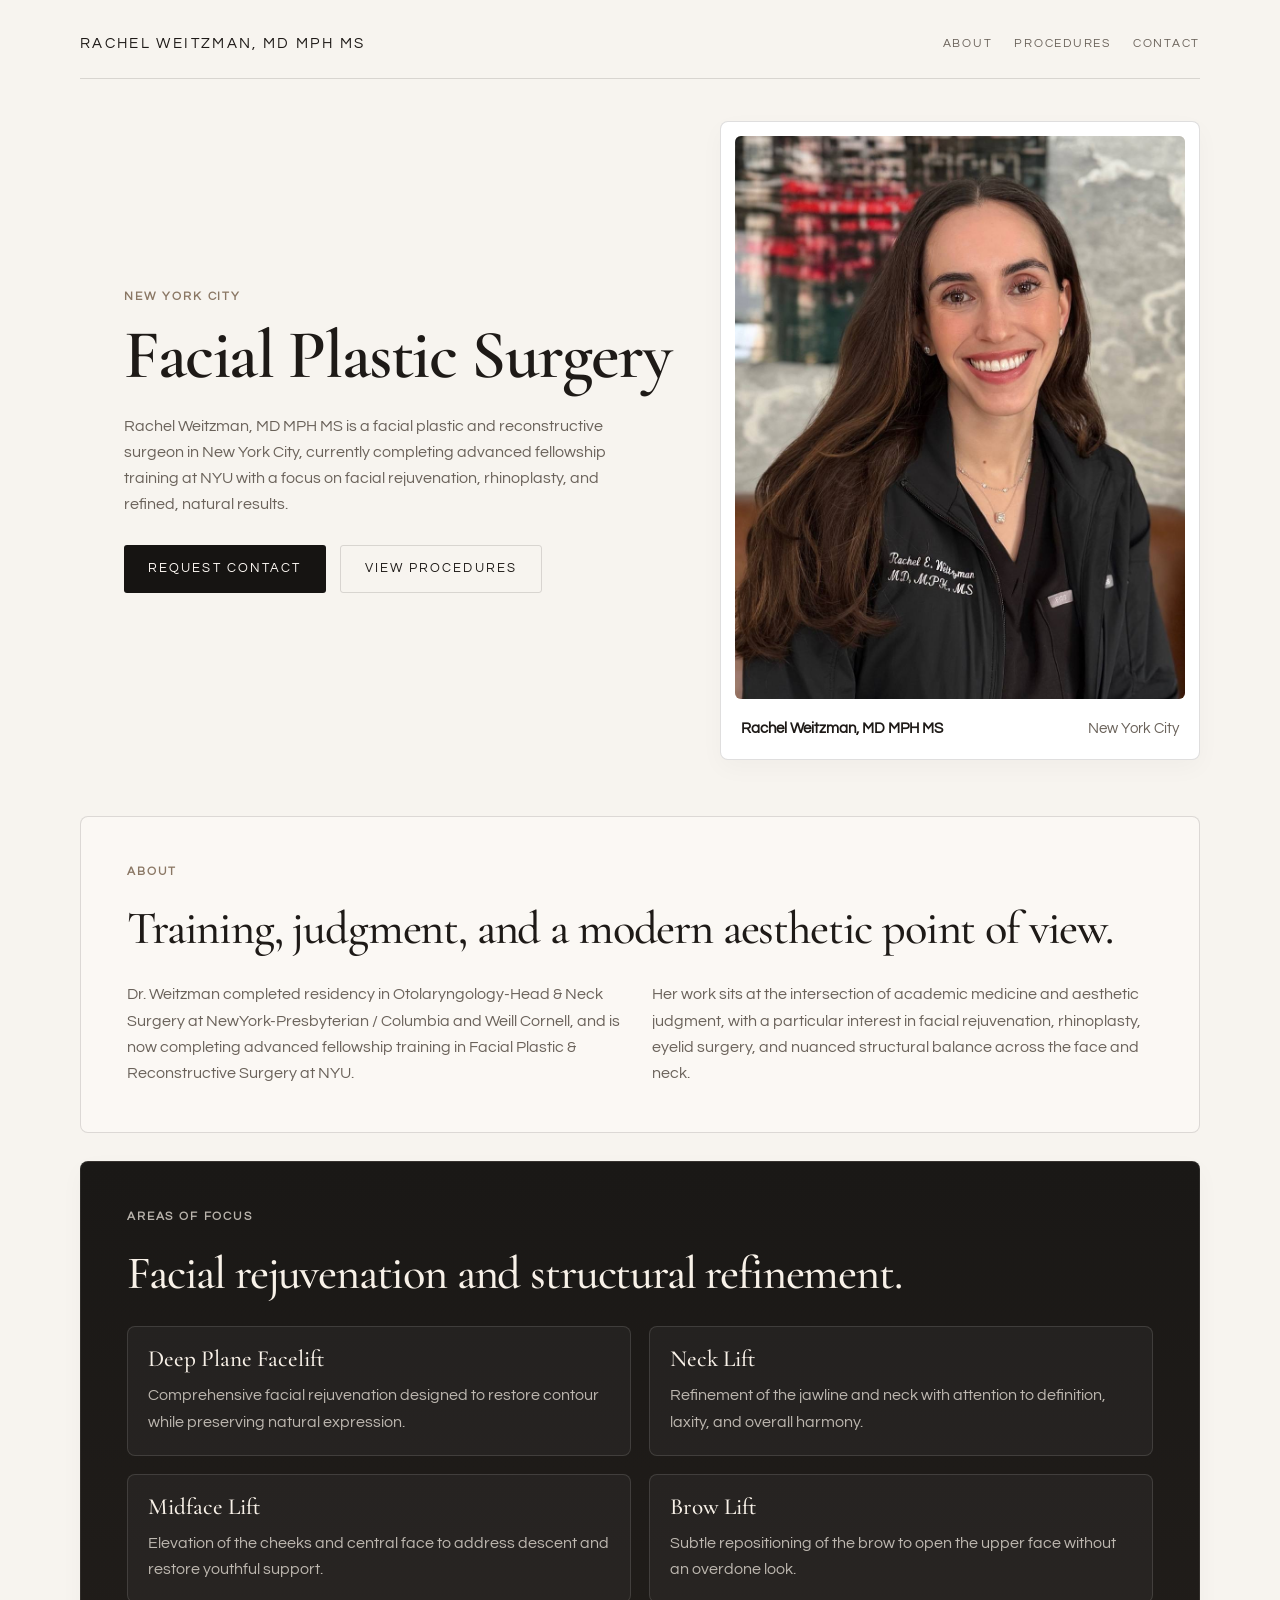
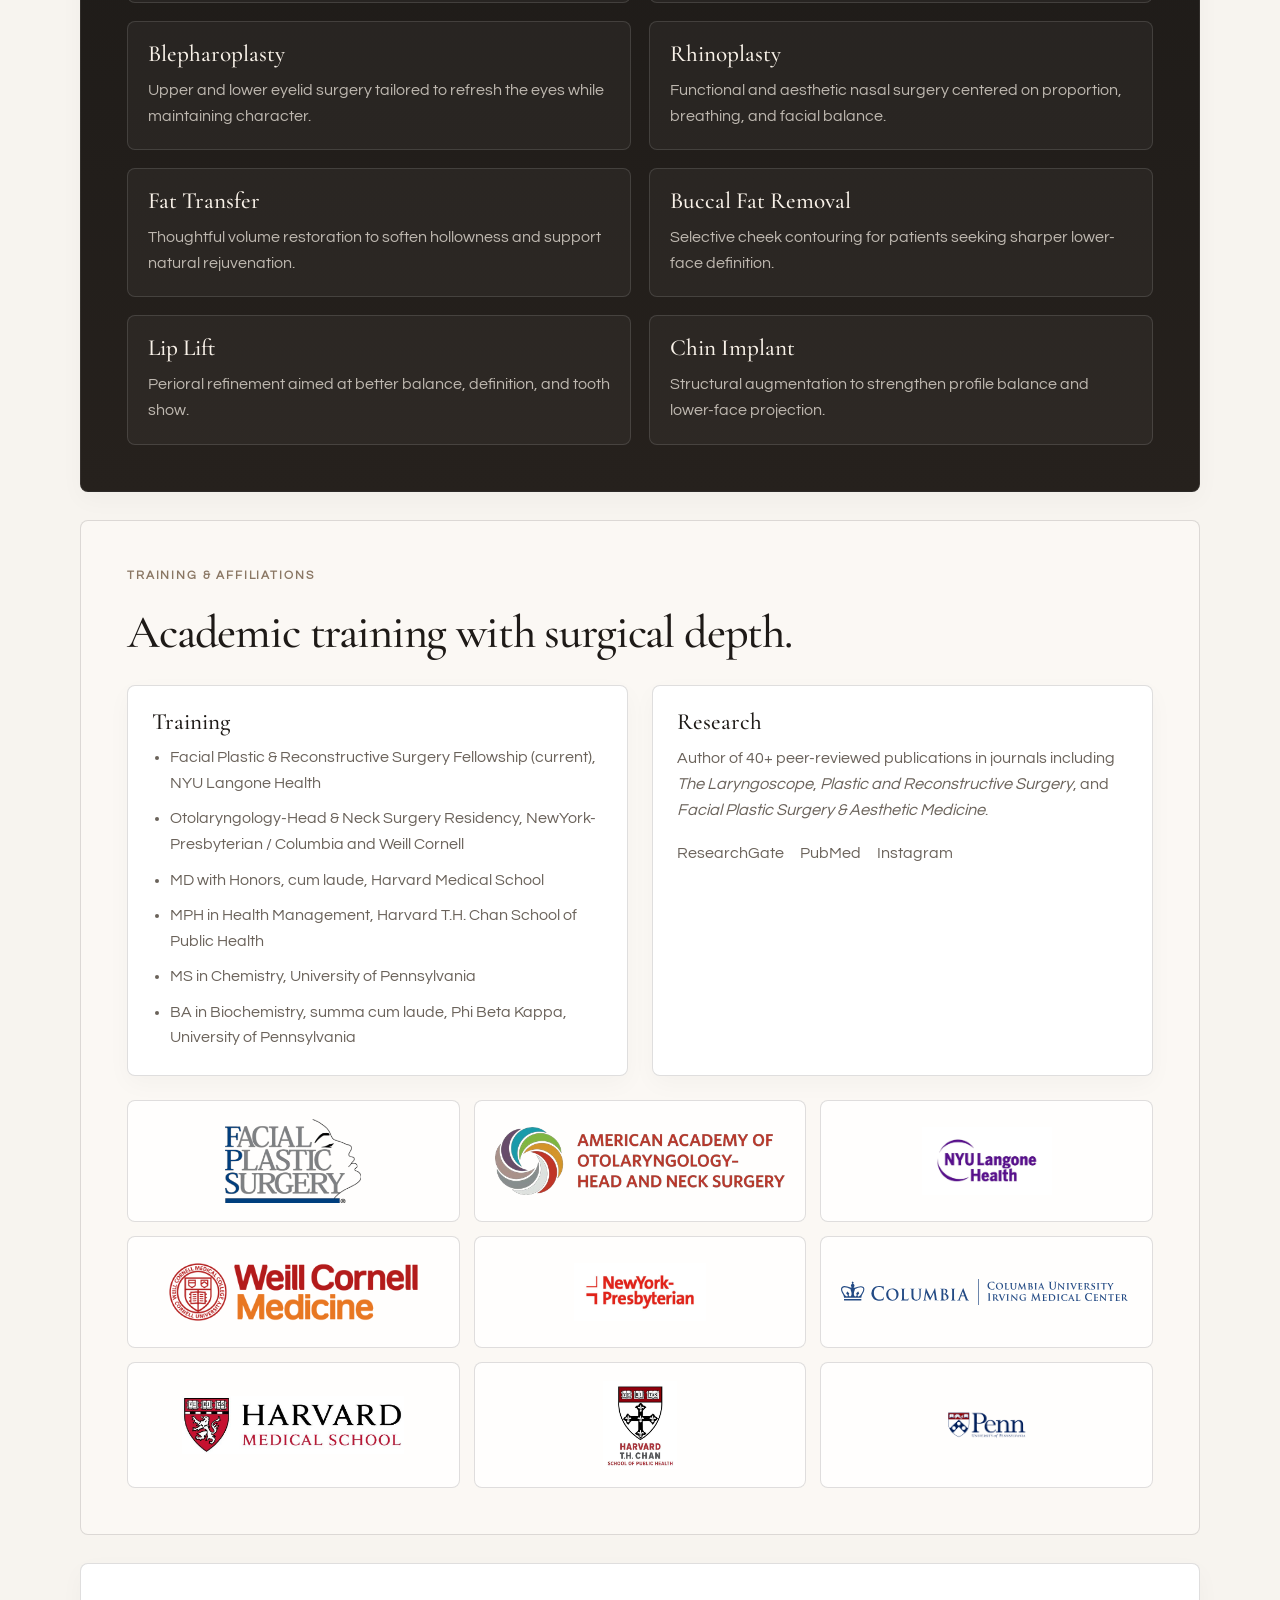
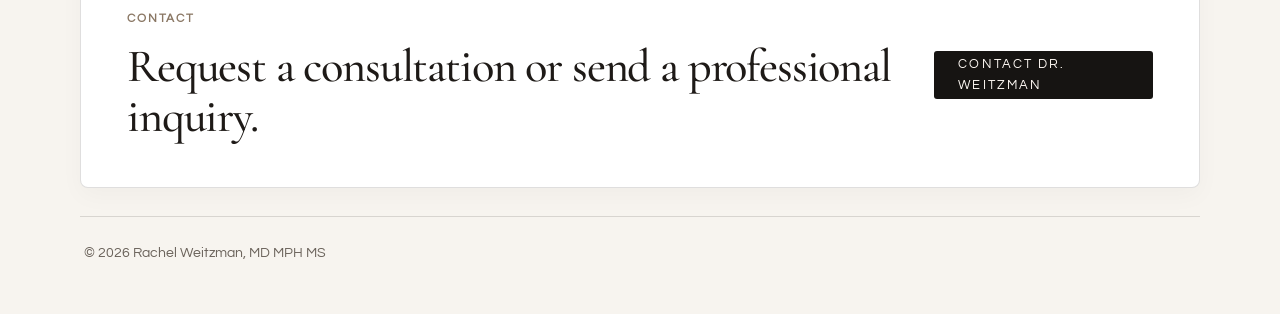
<file: index.html>
<!DOCTYPE html>
<html lang="en">
<head>
    <meta charset="UTF-8">
    <meta name="viewport" content="width=device-width, initial-scale=1.0">
    <title>Rachel Weitzman, MD MPH MS | Facial Plastic Surgery New York City</title>
    <meta name="description" content="Rachel Weitzman, MD MPH MS is a facial plastic and reconstructive surgeon in New York City with a focus on facelift, rhinoplasty, blepharoplasty, and facial rejuvenation.">
    <link rel="preconnect" href="https://fonts.googleapis.com">
    <link rel="preconnect" href="https://fonts.gstatic.com" crossorigin>
    <link href="https://fonts.googleapis.com/css2?family=Cormorant+Garamond:wght@400;500;600&family=Questrial&display=swap" rel="stylesheet">
    <link rel="stylesheet" href="styles.css">
    <script async src="https://www.googletagmanager.com/gtag/js?id=G-075PW1PQ7T"></script>
    <script>
      window.dataLayer = window.dataLayer || [];
      function gtag(){dataLayer.push(arguments);}
      gtag('js', new Date());
      gtag('config', 'G-075PW1PQ7T');
    </script>
</head>
<body>
    <div class="page-shell">
        <header class="site-header">
            <a class="wordmark" href="index.html">
                <span class="wordmark-name">Rachel Weitzman, MD MPH MS</span>
            </a>
            <nav class="site-nav" aria-label="Primary">
                <a href="#about">About</a>
                <a href="#areas">Procedures</a>
                <a href="contact.html">Contact</a>
            </nav>
        </header>

        <main>
            <section class="hero-grid">
                <div class="hero-copy">
                    <p class="eyebrow">New York City</p>
                    <h1>Facial Plastic Surgery</h1>
                    <p class="lede">Rachel Weitzman, MD MPH MS is a facial plastic and reconstructive surgeon in New York City, currently completing advanced fellowship training at NYU with a focus on facial rejuvenation, rhinoplasty, and refined, natural results.</p>
                    <div class="hero-actions">
                        <a class="button button-dark" href="contact.html">Request Contact</a>
                        <a class="button button-light" href="#areas">View Procedures</a>
                    </div>
                </div>

                <div class="portrait-panel">
                    <div class="portrait-frame">
                        <img src="rachel.jpg" alt="Dr. Rachel E. Weitzman">
                    </div>
                    <div class="portrait-caption">
                        <p class="portrait-name">Rachel Weitzman, MD MPH MS</p>
                        <p>New York City</p>
                    </div>
                </div>
            </section>

            <section class="section section-intro" id="about">
                <div class="section-heading">
                    <p class="eyebrow">About</p>
                    <h2>Training, judgment, and a modern aesthetic point of view.</h2>
                </div>
                <div class="two-column-copy">
                    <p>Dr. Weitzman completed residency in Otolaryngology-Head &amp; Neck Surgery at NewYork-Presbyterian / Columbia and Weill Cornell, and is now completing advanced fellowship training in Facial Plastic &amp; Reconstructive Surgery at NYU.</p>
                    <p>Her work sits at the intersection of academic medicine and aesthetic judgment, with a particular interest in facial rejuvenation, rhinoplasty, eyelid surgery, and nuanced structural balance across the face and neck.</p>
                </div>
            </section>

            <section class="section section-dark" id="areas">
                <div class="section-heading">
                    <p class="eyebrow">Areas of Focus</p>
                    <h2>Facial rejuvenation and structural refinement.</h2>
                </div>
                <div class="focus-grid">
                    <article class="focus-card">
                        <h3>Deep Plane Facelift</h3>
                        <p>Comprehensive facial rejuvenation designed to restore contour while preserving natural expression.</p>
                    </article>
                    <article class="focus-card">
                        <h3>Neck Lift</h3>
                        <p>Refinement of the jawline and neck with attention to definition, laxity, and overall harmony.</p>
                    </article>
                    <article class="focus-card">
                        <h3>Midface Lift</h3>
                        <p>Elevation of the cheeks and central face to address descent and restore youthful support.</p>
                    </article>
                    <article class="focus-card">
                        <h3>Brow Lift</h3>
                        <p>Subtle repositioning of the brow to open the upper face without an overdone look.</p>
                    </article>
                    <article class="focus-card">
                        <h3>Blepharoplasty</h3>
                        <p>Upper and lower eyelid surgery tailored to refresh the eyes while maintaining character.</p>
                    </article>
                    <article class="focus-card">
                        <h3>Rhinoplasty</h3>
                        <p>Functional and aesthetic nasal surgery centered on proportion, breathing, and facial balance.</p>
                    </article>
                    <article class="focus-card">
                        <h3>Fat Transfer</h3>
                        <p>Thoughtful volume restoration to soften hollowness and support natural rejuvenation.</p>
                    </article>
                    <article class="focus-card">
                        <h3>Buccal Fat Removal</h3>
                        <p>Selective cheek contouring for patients seeking sharper lower-face definition.</p>
                    </article>
                    <article class="focus-card">
                        <h3>Lip Lift</h3>
                        <p>Perioral refinement aimed at better balance, definition, and tooth show.</p>
                    </article>
                    <article class="focus-card">
                        <h3>Chin Implant</h3>
                        <p>Structural augmentation to strengthen profile balance and lower-face projection.</p>
                    </article>
                </div>
            </section>

            <section class="section section-light">
                <div class="section-heading">
                    <p class="eyebrow">Training &amp; Affiliations</p>
                    <h2>Academic training with surgical depth.</h2>
                </div>
                <div class="detail-grid">
                    <div class="detail-card">
                        <h3>Training</h3>
                        <ul class="detail-list">
                            <li>Facial Plastic &amp; Reconstructive Surgery Fellowship (current), NYU Langone Health</li>
                            <li>Otolaryngology-Head &amp; Neck Surgery Residency, NewYork-Presbyterian / Columbia and Weill Cornell</li>
                            <li>MD with Honors, cum laude, Harvard Medical School</li>
                            <li>MPH in Health Management, Harvard T.H. Chan School of Public Health</li>
                            <li>MS in Chemistry, University of Pennsylvania</li>
                            <li>BA in Biochemistry, summa cum laude, Phi Beta Kappa, University of Pennsylvania</li>
                        </ul>
                    </div>
                    <div class="detail-card">
                        <h3>Research</h3>
                        <p>Author of 40+ peer-reviewed publications in journals including <em>The Laryngoscope</em>, <em>Plastic and Reconstructive Surgery</em>, and <em>Facial Plastic Surgery &amp; Aesthetic Medicine</em>.</p>
                        <div class="inline-links">
                            <a href="https://www.researchgate.net/scientific-contributions/Rachel-E-Weitzman-2157705446" target="_blank" rel="noopener">ResearchGate</a>
                            <a href="https://pubmed.ncbi.nlm.nih.gov/?term=Rachel+Weitzman" target="_blank" rel="noopener">PubMed</a>
                            <a href="https://www.instagram.com/rachelweitzmanmd/" target="_blank" rel="noopener">Instagram</a>
                        </div>
                    </div>
                </div>
                <div class="affiliation-strip" aria-label="Selected affiliations">
                    <div class="affiliation-mark affiliation-mark-aafprs">
                        <img class="affiliation-mark-image affiliation-mark-image-fps" src="facial-plastic-surgery-logo.webp" alt="Facial Plastic Surgery">
                    </div>
                    <div class="affiliation-mark affiliation-mark-aaohns">
                        <img class="affiliation-mark-image affiliation-mark-image-aaohns" src="aao-hns-logo.webp" alt="American Academy of Otolaryngology-Head and Neck Surgery">
                    </div>
                    <div class="affiliation-mark affiliation-mark-nyu">
                        <img class="affiliation-mark-image affiliation-mark-image-nyu" src="nyu-langone-logo.jpg" alt="NYU Langone Health">
                    </div>
                    <div class="affiliation-mark affiliation-mark-cornell">
                        <img class="affiliation-mark-image affiliation-mark-image-cornell" src="weill-cornell-logo.png" alt="Weill Cornell Medicine">
                    </div>
                    <div class="affiliation-mark affiliation-mark-nyp">
                        <img class="affiliation-mark-image affiliation-mark-image-nyp" src="newyork-presbyterian-logo.jpg" alt="NewYork-Presbyterian">
                    </div>
                    <div class="affiliation-mark affiliation-mark-columbia">
                        <img class="affiliation-mark-image affiliation-mark-image-columbia" src="columbia-medical-center-logo.svg" alt="Columbia University Irving Medical Center">
                    </div>
                    <div class="affiliation-mark affiliation-mark-harvard">
                        <img class="affiliation-mark-image affiliation-mark-image-hms" src="harvard-medical-school-logo.jpg" alt="Harvard Medical School">
                    </div>
                    <div class="affiliation-mark affiliation-mark-chan">
                        <img class="affiliation-mark-image affiliation-mark-image-chan" src="harvard-chan-logo.jpg" alt="Harvard T.H. Chan School of Public Health">
                    </div>
                    <div class="affiliation-mark affiliation-mark-penn">
                        <img class="affiliation-mark-image affiliation-mark-image-penn" src="penn-logo.png" alt="University of Pennsylvania">
                    </div>
                </div>
            </section>

            <section class="section contact-banner">
                <div>
                    <p class="eyebrow">Contact</p>
                    <h2>Request a consultation or send a professional inquiry.</h2>
                </div>
                <a class="button button-dark" href="contact.html">Contact Dr. Weitzman</a>
            </section>
        </main>

        <footer class="site-footer">
            <p>&copy; 2026 Rachel Weitzman, MD MPH MS</p>
        </footer>
    </div>
</body>
</html>
</file>
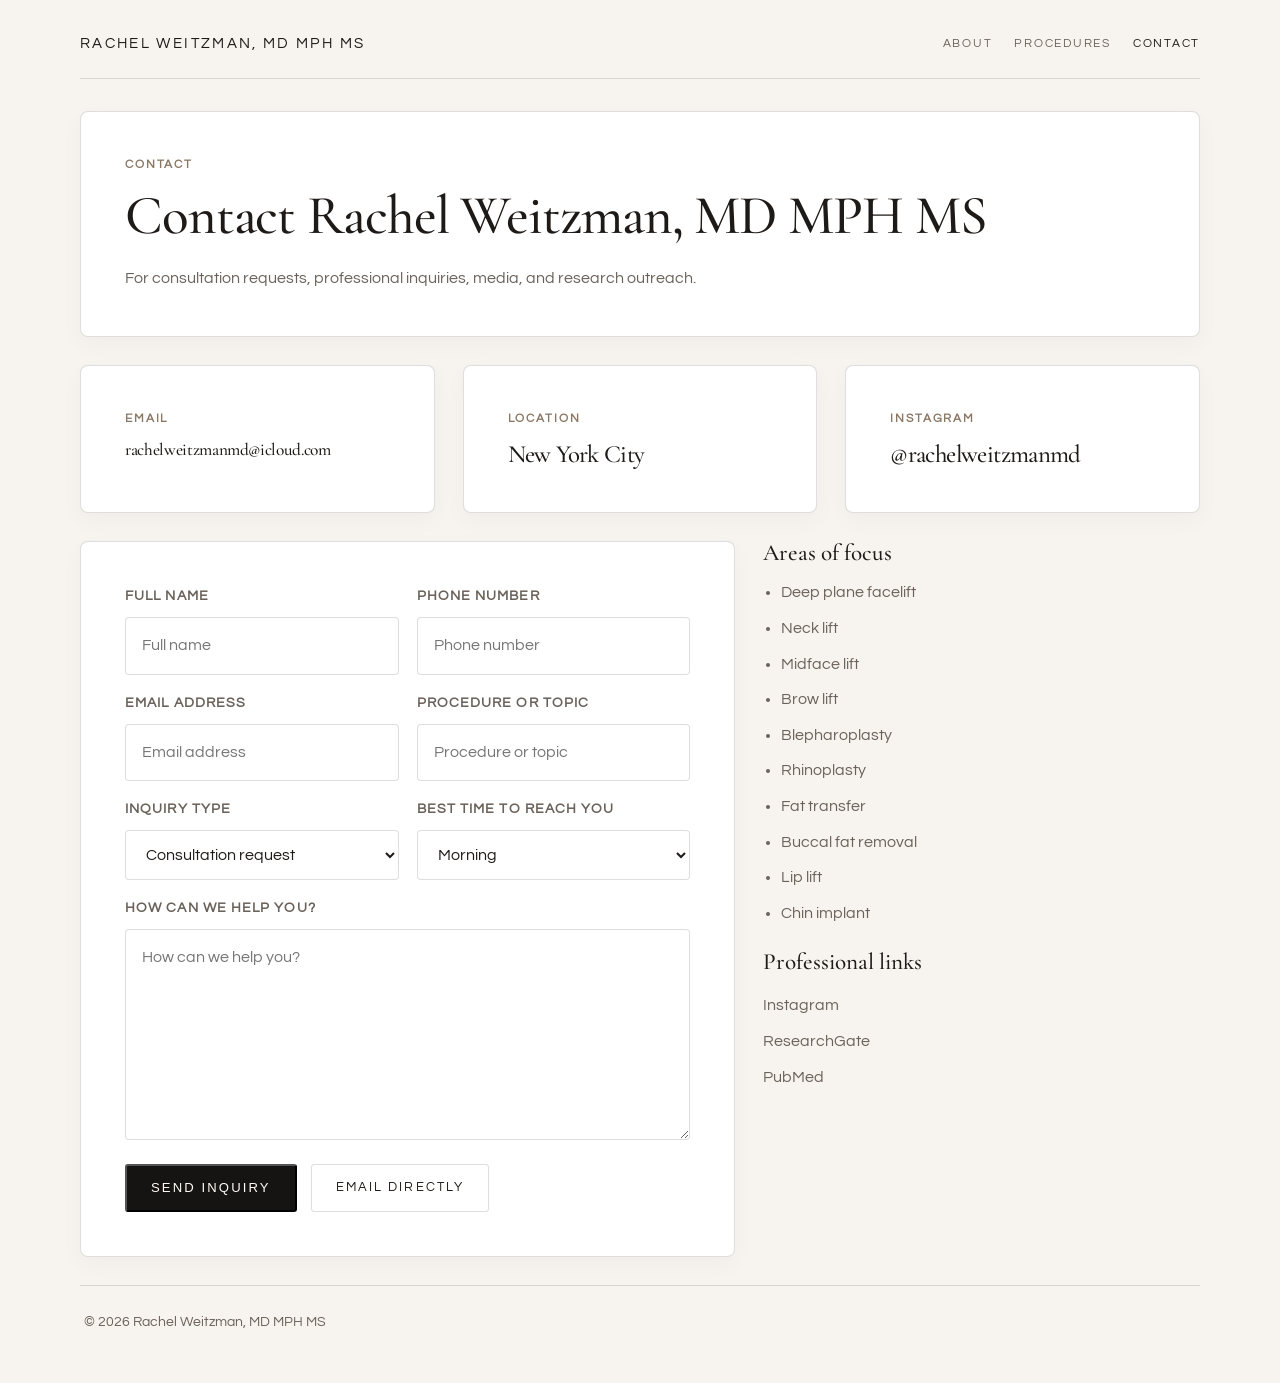
<file: contact.html>
<!DOCTYPE html>
<html lang="en">
<head>
    <meta charset="UTF-8">
    <meta name="viewport" content="width=device-width, initial-scale=1.0">
    <title>Contact Rachel Weitzman, MD MPH MS</title>
    <meta name="description" content="Contact Rachel Weitzman, MD MPH MS for consultation requests, professional inquiries, media, and research outreach.">
    <link rel="preconnect" href="https://fonts.googleapis.com">
    <link rel="preconnect" href="https://fonts.gstatic.com" crossorigin>
    <link href="https://fonts.googleapis.com/css2?family=Cormorant+Garamond:wght@400;500;600&family=Questrial&display=swap" rel="stylesheet">
    <link rel="stylesheet" href="styles.css">
    <script async src="https://www.googletagmanager.com/gtag/js?id=G-075PW1PQ7T"></script>
    <script>
      window.dataLayer = window.dataLayer || [];
      function gtag(){dataLayer.push(arguments);}
      gtag('js', new Date());
      gtag('config', 'G-075PW1PQ7T');
    </script>
</head>
<body class="contact-page">
    <div class="page-shell">
        <header class="site-header">
            <a class="wordmark" href="index.html">
                <span class="wordmark-name">Rachel Weitzman, MD MPH MS</span>
            </a>
            <nav class="site-nav" aria-label="Primary">
                <a href="index.html#about">About</a>
                <a href="index.html#areas">Procedures</a>
                <a href="contact.html" aria-current="page">Contact</a>
            </nav>
        </header>

        <main>
            <section class="contact-hero">
                <p class="eyebrow">Contact</p>
                <h1>Contact Rachel Weitzman, MD MPH MS</h1>
                <p class="lede">For consultation requests, professional inquiries, media, and research outreach.</p>
            </section>

            <section class="contact-info-strip" aria-label="Contact details">
                <article class="contact-info-card contact-info-card-email">
                    <p class="contact-label">Email</p>
                    <h2><a href="mailto:rachelweitzmanmd@icloud.com">rachelweitzmanmd@icloud.com</a></h2>
                </article>
                <article class="contact-info-card">
                    <p class="contact-label">Location</p>
                    <h2>New York City</h2>
                </article>
                <article class="contact-info-card">
                    <p class="contact-label">Instagram</p>
                    <h2><a href="https://www.instagram.com/rachelweitzmanmd/" target="_blank" rel="noopener">@rachelweitzmanmd</a></h2>
                </article>
            </section>

            <section class="contact-consultation">
                <div class="contact-form-card">
                    <form class="contact-form" id="contact-form" aria-label="Contact Rachel by email">
                        <div class="form-field">
                            <label for="full-name">Full name</label>
                            <input id="full-name" name="full-name" type="text" autocomplete="name" placeholder="Full name" required>
                        </div>
                        <div class="form-field">
                            <label for="phone-number">Phone number</label>
                            <input id="phone-number" name="phone-number" type="tel" autocomplete="tel" placeholder="Phone number">
                        </div>
                        <div class="form-field">
                            <label for="email-address">Email address</label>
                            <input id="email-address" name="email-address" type="email" autocomplete="email" placeholder="Email address" required>
                        </div>
                        <div class="form-field">
                            <label for="procedure">Procedure or topic</label>
                            <input id="procedure" name="procedure" type="text" placeholder="Procedure or topic">
                        </div>
                        <div class="form-field">
                            <label for="inquiry-type">Inquiry type</label>
                            <select id="inquiry-type" name="inquiry-type">
                                <option value="Consultation request">Consultation request</option>
                                <option value="Professional inquiry">Professional inquiry</option>
                                <option value="Media inquiry">Media inquiry</option>
                                <option value="Research inquiry">Research inquiry</option>
                                <option value="General inquiry">General inquiry</option>
                            </select>
                        </div>
                        <div class="form-field">
                            <label for="reach-time">Best time to reach you</label>
                            <select id="reach-time" name="reach-time">
                                <option value="Morning">Morning</option>
                                <option value="Afternoon">Afternoon</option>
                                <option value="Evening">Evening</option>
                            </select>
                        </div>
                        <div class="form-field form-field-full">
                            <label for="message">How can we help you?</label>
                            <textarea id="message" name="message" rows="7" placeholder="How can we help you?"></textarea>
                        </div>
                        <div class="form-actions">
                            <button class="button button-dark" type="submit">Send Inquiry</button>
                            <a class="button button-light" href="mailto:rachelweitzmanmd@icloud.com">Email directly</a>
                        </div>
                    </form>
                </div>
                <aside class="contact-sidebar">
                    <div class="contact-sidebar-panel">
                        <h3>Areas of focus</h3>
                        <ul class="detail-list">
                            <li>Deep plane facelift</li>
                            <li>Neck lift</li>
                            <li>Midface lift</li>
                            <li>Brow lift</li>
                            <li>Blepharoplasty</li>
                            <li>Rhinoplasty</li>
                            <li>Fat transfer</li>
                            <li>Buccal fat removal</li>
                            <li>Lip lift</li>
                            <li>Chin implant</li>
                        </ul>
                    </div>
                    <div class="contact-sidebar-panel">
                        <h3>Professional links</h3>
                        <div class="inline-links inline-links-stacked">
                            <a href="https://www.instagram.com/rachelweitzmanmd/" target="_blank" rel="noopener">Instagram</a>
                            <a href="https://www.researchgate.net/scientific-contributions/Rachel-E-Weitzman-2157705446" target="_blank" rel="noopener">ResearchGate</a>
                            <a href="https://pubmed.ncbi.nlm.nih.gov/?term=Rachel+Weitzman" target="_blank" rel="noopener">PubMed</a>
                        </div>
                    </div>
                </aside>
            </section>
        </main>

        <footer class="site-footer">
            <p>&copy; 2026 Rachel Weitzman, MD MPH MS</p>
        </footer>
    </div>
    <script>
      const form = document.getElementById('contact-form');

      form.addEventListener('submit', function (event) {
        event.preventDefault();

        const name = document.getElementById('full-name').value.trim();
        const phone = document.getElementById('phone-number').value.trim();
        const email = document.getElementById('email-address').value.trim();
        const procedure = document.getElementById('procedure').value.trim();
        const inquiryType = document.getElementById('inquiry-type').value;
        const reachTime = document.getElementById('reach-time').value;
        const message = document.getElementById('message').value.trim();

        const subject = encodeURIComponent(inquiryType + ' | ' + name);
        const body = encodeURIComponent(
          'Name: ' + name + '\n' +
          'Phone: ' + (phone || 'Not provided') + '\n' +
          'Email: ' + email + '\n' +
          'Procedure or topic: ' + (procedure || 'Not provided') + '\n' +
          'Inquiry type: ' + inquiryType + '\n' +
          'Best time to reach you: ' + reachTime + '\n\n' +
          'Message:\n' + (message || 'Not provided')
        );

        window.location.href = 'mailto:rachelweitzmanmd@icloud.com?subject=' + subject + '&body=' + body;
      });
    </script>
</body>
</html>
</file>
<file: styles.css>
:root {
    --bg: #f7f4ef;
    --bg-strong: #f1ece5;
    --panel: #ffffff;
    --panel-strong: #fbf8f4;
    --text: #1e1a17;
    --muted: #6a625a;
    --line: rgba(30, 26, 23, 0.14);
    --accent: #8a7764;
    --dark: #161412;
    --dark-soft: #221e1a;
    --shadow: 0 8px 24px rgba(30, 26, 23, 0.03);
}

* {
    box-sizing: border-box;
    margin: 0;
    padding: 0;
}

html {
    scroll-behavior: smooth;
}

body {
    min-height: 100vh;
    font-family: "Questrial", sans-serif;
    color: var(--text);
    background: var(--bg);
    line-height: 1.6;
    -webkit-font-smoothing: antialiased;
}

img {
    display: block;
    max-width: 100%;
}

a {
    color: inherit;
}

.page-shell {
    width: min(1120px, calc(100% - 40px));
    margin: 0 auto;
    padding: 20px 0 40px;
}

.site-header {
    display: flex;
    align-items: center;
    justify-content: space-between;
    gap: 24px;
    padding: 12px 0 22px;
    margin-bottom: 32px;
    border-bottom: 1px solid var(--line);
}

.wordmark {
    display: inline-flex;
    align-items: center;
    text-decoration: none;
}

.wordmark-name {
    font-size: 0.92rem;
    font-weight: 400;
    letter-spacing: 0.16em;
    text-transform: uppercase;
    white-space: nowrap;
}

.wordmark-meta {
    display: none;
}

.site-nav {
    display: flex;
    flex-wrap: wrap;
    gap: 22px;
}

.site-nav a {
    color: var(--muted);
    text-decoration: none;
    font-size: 0.78rem;
    letter-spacing: 0.14em;
    text-transform: uppercase;
}

.site-nav a[aria-current="page"],
.site-nav a:hover,
.inline-links a:hover {
    color: var(--text);
}

.hero-grid,
.contact-layout,
.contact-info-strip,
.contact-consultation {
    display: grid;
    gap: 28px;
}

.hero-grid {
    grid-template-columns: minmax(0, 1.12fr) minmax(320px, 0.88fr);
    align-items: center;
    padding: 10px 0 28px;
}

.hero-copy,
.portrait-panel,
.contact-card,
.contact-info-card,
.contact-intro-card,
.contact-form-card,
.detail-card,
.contact-banner,
.contact-hero {
    background: var(--panel);
    border: 1px solid var(--line);
    box-shadow: var(--shadow);
}

.hero-copy,
.contact-card,
.contact-hero,
.contact-info-card,
.contact-intro-card,
.contact-form-card {
    padding: clamp(28px, 4vw, 44px);
    border-radius: 8px;
}

.portrait-panel {
    padding: 14px;
    border-radius: 8px;
}

.portrait-frame {
    border-radius: 6px;
    overflow: hidden;
    aspect-ratio: 4 / 5;
    background: #ece4d9;
}

.portrait-frame img {
    width: 100%;
    height: 100%;
    object-fit: cover;
    object-position: center top;
}

.portrait-caption {
    display: flex;
    justify-content: space-between;
    gap: 12px;
    padding: 18px 6px 4px;
    color: var(--muted);
    font-size: 0.95rem;
}

.portrait-name {
    color: var(--text);
    font-weight: 600;
}

.eyebrow,
.contact-label {
    margin-bottom: 12px;
    color: var(--accent);
    font-size: 0.72rem;
    font-weight: 600;
    letter-spacing: 0.16em;
    text-transform: uppercase;
}

h1,
h2,
h3 {
    font-family: "Cormorant Garamond", serif;
    font-weight: 500;
    line-height: 1.08;
}

h1 {
    font-size: clamp(2.9rem, 6vw, 4.8rem);
    letter-spacing: -0.02em;
}

.hero-copy h1 {
    font-size: clamp(2rem, 5.4vw, 4.4rem);
    font-weight: 600;
    white-space: nowrap;
}

h2 {
    font-size: clamp(1.9rem, 4vw, 2.9rem);
    letter-spacing: -0.025em;
}

h3 {
    font-size: 1.45rem;
    margin-bottom: 10px;
}

.lede,
.two-column-copy p,
.focus-card p,
.detail-card p,
.contact-card p,
.contact-form-card p,
.contact-sidebar-panel p {
    color: var(--muted);
    font-size: 1.02rem;
}

.lede {
    margin-top: 20px;
    max-width: 56ch;
}

.hero-actions {
    display: flex;
    flex-wrap: wrap;
    gap: 14px;
    margin-top: 28px;
}

.button {
    display: inline-flex;
    align-items: center;
    justify-content: center;
    min-height: 48px;
    padding: 0 24px;
    border-radius: 3px;
    font-size: 0.82rem;
    font-weight: 400;
    letter-spacing: 0.16em;
    text-decoration: none;
    text-transform: uppercase;
    transition: transform 180ms ease, background 180ms ease, color 180ms ease, border-color 180ms ease;
}

.button:hover {
    transform: none;
}

.button-dark {
    color: #fffaf5;
    background: var(--dark);
}

.button-dark:hover {
    background: var(--dark-soft);
}

.button-light {
    color: var(--text);
    background: transparent;
    border: 1px solid var(--line);
}

.button-light:hover {
    background: rgba(255, 255, 255, 0.6);
}

.credentials-row {
    display: grid;
    grid-template-columns: repeat(2, minmax(0, 1fr));
    gap: 18px;
    margin-top: 34px;
    padding-top: 24px;
    border-top: 1px solid var(--line);
}

.credentials-row dt {
    color: var(--muted);
    font-size: 0.82rem;
    font-weight: 600;
    letter-spacing: 0.14em;
    text-transform: uppercase;
}

.credentials-row dd {
    margin-top: 8px;
    font-size: 1rem;
}

.section {
    margin-top: 28px;
    padding: clamp(30px, 4vw, 46px);
    border-radius: 8px;
}

.section-intro,
.section-light {
    background: var(--panel-strong);
    border: 1px solid var(--line);
}

.section-dark {
    color: #f8f1e8;
    background: linear-gradient(180deg, #1a1816 0%, #26211d 100%);
    border: 1px solid rgba(255, 255, 255, 0.08);
    box-shadow: var(--shadow);
}

.section-dark .eyebrow,
.section-dark .focus-card p {
    color: rgba(248, 241, 232, 0.72);
}

.section-heading {
    display: grid;
    gap: 10px;
    margin-bottom: 28px;
}

.two-column-copy,
.detail-grid,
.contact-layout {
    grid-template-columns: repeat(2, minmax(0, 1fr));
}

.two-column-copy,
.detail-grid {
    display: grid;
    gap: 24px;
}

.focus-grid {
    display: grid;
    grid-template-columns: repeat(2, minmax(0, 1fr));
    gap: 18px;
}

.focus-card {
    padding: 20px;
    border: 1px solid rgba(255, 255, 255, 0.12);
    border-radius: 8px;
    background: rgba(255, 255, 255, 0.04);
}

.detail-card {
    padding: 24px;
    border-radius: 8px;
}

.detail-list {
    padding-left: 18px;
    color: var(--muted);
}

.detail-list li + li {
    margin-top: 10px;
}

.inline-links {
    display: flex;
    flex-wrap: wrap;
    gap: 16px;
    margin-top: 18px;
}

.inline-links a {
    color: var(--muted);
    text-decoration: none;
}

.inline-links-stacked {
    flex-direction: column;
    gap: 10px;
}

.contact-banner {
    display: flex;
    align-items: center;
    justify-content: space-between;
    gap: 20px;
}

.contact-hero {
    margin-top: 12px;
}

.hero-copy {
    background: transparent;
    border: none;
    box-shadow: none;
}

.contact-page .contact-hero {
    padding: clamp(28px, 4vw, 44px);
    border-radius: 8px;
}

.contact-hero h1,
.contact-hero .lede {
    white-space: nowrap;
}

.contact-hero h1 {
    font-size: clamp(2.2rem, 4.3vw, 3.65rem);
}

.contact-hero .lede {
    max-width: none;
}

.contact-hero-meta {
    display: flex;
    flex-wrap: wrap;
    gap: 12px 26px;
    margin-top: 24px;
    color: var(--muted);
    font-size: 0.95rem;
}

.contact-hero-meta a {
    text-decoration: none;
}

.contact-hero-meta span {
    position: relative;
}

.contact-hero-meta span::before {
    content: "";
    position: absolute;
    top: 50%;
    left: -14px;
    width: 3px;
    height: 3px;
    border-radius: 50%;
    background: var(--accent);
    transform: translateY(-50%);
}

.contact-info-strip {
    margin-top: 28px;
    grid-template-columns: repeat(3, minmax(0, 1fr));
}

.contact-info-card {
    min-height: 100%;
    overflow: hidden;
}

.contact-info-card h2 {
    font-size: clamp(1.18rem, 2vw, 1.55rem);
    line-height: 1.15;
    overflow-wrap: anywhere;
}

.contact-info-card-email h2 {
    font-size: clamp(0.98rem, 1.35vw, 1.28rem);
    letter-spacing: -0.02em;
}

.contact-info-card h2 a {
    text-decoration: none;
}

.contact-info-card p:last-child,
.contact-intro-card p,
.contact-note,
.contact-plain-email span {
    color: var(--muted);
}

.contact-consultation {
    margin-top: 28px;
    grid-template-columns: minmax(0, 1.2fr) minmax(300px, 0.8fr);
    align-items: start;
}

.contact-intro-card,
.contact-form-card {
    min-height: 100%;
}

.contact-intro-copy {
    margin-bottom: 26px;
    padding-bottom: 22px;
    border-bottom: 1px solid var(--line);
}

.contact-intro-card h2 {
    margin-bottom: 18px;
}

.contact-intro-card p + p {
    margin-top: 14px;
}

.contact-plain-email {
    display: flex;
    flex-direction: column;
    gap: 6px;
    margin-top: 24px;
    padding-top: 22px;
    border-top: 1px solid var(--line);
}

.contact-plain-email a {
    font-family: "Bodoni Moda", serif;
    font-size: clamp(1.1rem, 3vw, 1.45rem);
    text-decoration: none;
}

.contact-note {
    margin-top: 14px;
    font-size: 0.92rem;
}

.contact-form {
    display: grid;
    grid-template-columns: repeat(2, minmax(0, 1fr));
    gap: 18px;
}

.form-field {
    display: grid;
    gap: 9px;
}

.form-field-full {
    grid-column: 1 / -1;
}

.form-field label {
    font-size: 0.85rem;
    font-weight: 600;
    letter-spacing: 0.08em;
    text-transform: uppercase;
    color: var(--muted);
}

.form-field input,
.form-field select,
.form-field textarea {
    width: 100%;
    border: 1px solid var(--line);
    border-radius: 4px;
    background: #fff;
    color: var(--text);
    font: inherit;
    padding: 15px 16px;
    outline: none;
    transition: border-color 180ms ease, box-shadow 180ms ease, background 180ms ease;
}

.form-field textarea {
    resize: vertical;
    min-height: 180px;
}

.form-field input:focus,
.form-field select:focus,
.form-field textarea:focus {
    border-color: rgba(141, 107, 79, 0.45);
    box-shadow: 0 0 0 3px rgba(141, 107, 79, 0.08);
    background: #fff;
}

.form-actions {
    grid-column: 1 / -1;
    display: flex;
    flex-wrap: wrap;
    gap: 14px;
    margin-top: 6px;
}

.contact-layout {
    margin-top: 28px;
    align-items: start;
}

.contact-card-primary h2 {
    font-size: clamp(1.9rem, 4vw, 2.8rem);
}

.contact-card-primary h2 a {
    text-decoration: none;
}

.contact-card-primary .button {
    margin-top: 22px;
}

.contact-card-secondary h2 {
    font-size: clamp(1.9rem, 4vw, 2.7rem);
    margin-bottom: 18px;
}

.contact-card-secondary p + p {
    margin-top: 14px;
}

.contact-sidebar {
    display: grid;
    gap: 24px;
}

.contact-sidebar-panel h3 {
    margin-bottom: 14px;
}

.affiliation-strip {
    display: grid;
    grid-template-columns: repeat(3, minmax(0, 1fr));
    gap: 14px;
    margin-top: 24px;
}

.affiliation-mark {
    min-height: 112px;
    display: flex;
    flex-direction: column;
    align-items: center;
    justify-content: center;
    gap: 8px;
    padding: 18px 20px;
    border: 1px solid var(--line);
    border-radius: 8px;
    background: rgba(255, 255, 255, 0.82);
}

.affiliation-mark-kicker {
    color: var(--muted);
    font-size: 0.68rem;
    letter-spacing: 0.18em;
    text-transform: uppercase;
}

.affiliation-mark-name {
    font-size: 1.3rem;
    line-height: 1.15;
}

.affiliation-mark-image {
    width: 100%;
    height: auto;
    object-fit: contain;
}

.affiliation-mark-image-fps {
    max-height: 84px;
}

.affiliation-mark-image-aaohns {
    max-height: 72px;
}

.affiliation-mark-image-nyu {
    max-height: 68px;
}

.affiliation-mark-image-hms {
    max-height: 58px;
}

.affiliation-mark-image-chan {
    max-height: 88px;
}

.affiliation-mark-image-penn {
    max-height: 58px;
}

.affiliation-mark-image-cornell {
    max-height: 58px;
}

.affiliation-mark-image-nyp {
    max-height: 58px;
}

.affiliation-mark-image-columbia {
    max-height: 62px;
    filter: brightness(0) saturate(100%) invert(23%) sepia(53%) saturate(1272%) hue-rotate(187deg) brightness(93%) contrast(90%);
}

.affiliation-mark-aafprs .affiliation-mark-name,
.affiliation-mark-aaohns .affiliation-mark-name,
.affiliation-mark-nyu .affiliation-mark-name {
    font-weight: 500;
}

.affiliation-mark-harvard .affiliation-mark-name,
.affiliation-mark-chan .affiliation-mark-name,
.affiliation-mark-penn .affiliation-mark-name {
    font-family: "Cormorant Garamond", serif;
    font-size: 1.65rem;
}

.affiliation-mark-harvard .affiliation-mark-name,
.affiliation-mark-chan .affiliation-mark-name {
    color: #8e1b2a;
}

.affiliation-mark-penn .affiliation-mark-name {
    color: #062a72;
}

.site-footer {
    margin-top: 28px;
    padding: 24px 4px 10px;
    border-top: 1px solid var(--line);
    color: var(--muted);
    font-size: 0.9rem;
}

@media (max-width: 900px) {
    .hero-grid,
    .two-column-copy,
    .focus-grid,
    .detail-grid,
    .affiliation-strip,
    .contact-info-strip,
    .contact-consultation,
    .contact-layout {
        grid-template-columns: 1fr;
    }

    .site-header,
    .contact-banner {
        flex-direction: column;
        align-items: flex-start;
    }

    .site-nav {
        width: 100%;
        justify-content: space-between;
        gap: 12px;
    }

    .portrait-caption,
    .credentials-row {
        grid-template-columns: 1fr;
        display: grid;
    }

    .contact-hero h1,
    .contact-hero .lede {
        white-space: normal;
    }
}

@media (max-width: 640px) {
    .page-shell {
        width: min(100% - 20px, 1180px);
        padding-top: 14px;
    }

    .site-header {
        gap: 16px;
        margin-bottom: 20px;
        padding-bottom: 18px;
    }

    .wordmark-name {
        font-size: 0.82rem;
        letter-spacing: 0.12em;
    }

    .site-nav a {
        font-size: 0.72rem;
        letter-spacing: 0.12em;
    }

    h1 {
        font-size: clamp(2.45rem, 13vw, 3.7rem);
    }

    .hero-copy h1 {
        font-size: clamp(1.95rem, 9vw, 3rem);
        letter-spacing: -0.03em;
    }

    h2 {
        font-size: clamp(1.85rem, 9vw, 2.5rem);
    }

    .section,
    .hero-copy,
    .contact-card,
    .contact-info-card,
    .contact-intro-card,
    .contact-form-card,
    .contact-hero,
    .portrait-panel {
        border-radius: 10px;
    }

    .contact-form {
        grid-template-columns: 1fr;
    }

    .contact-hero-meta span::before {
        display: none;
    }
}
</file>
